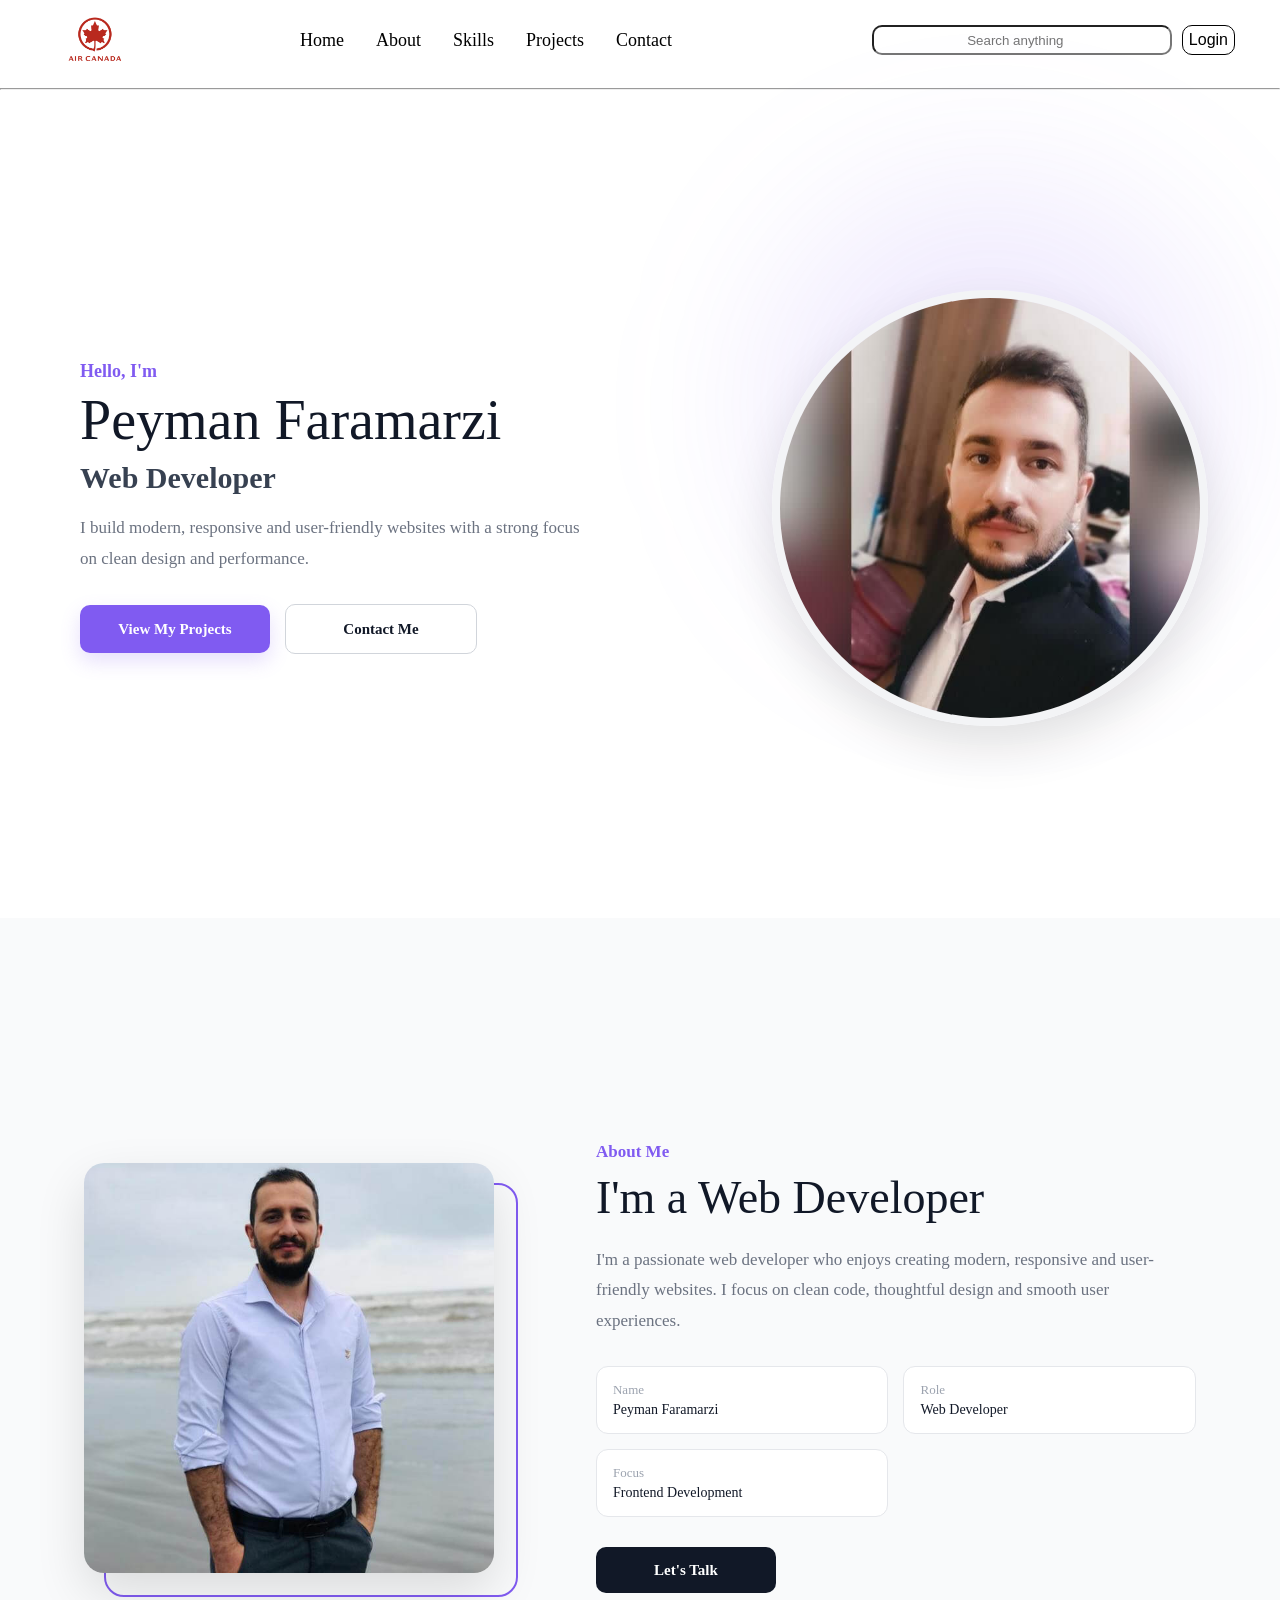
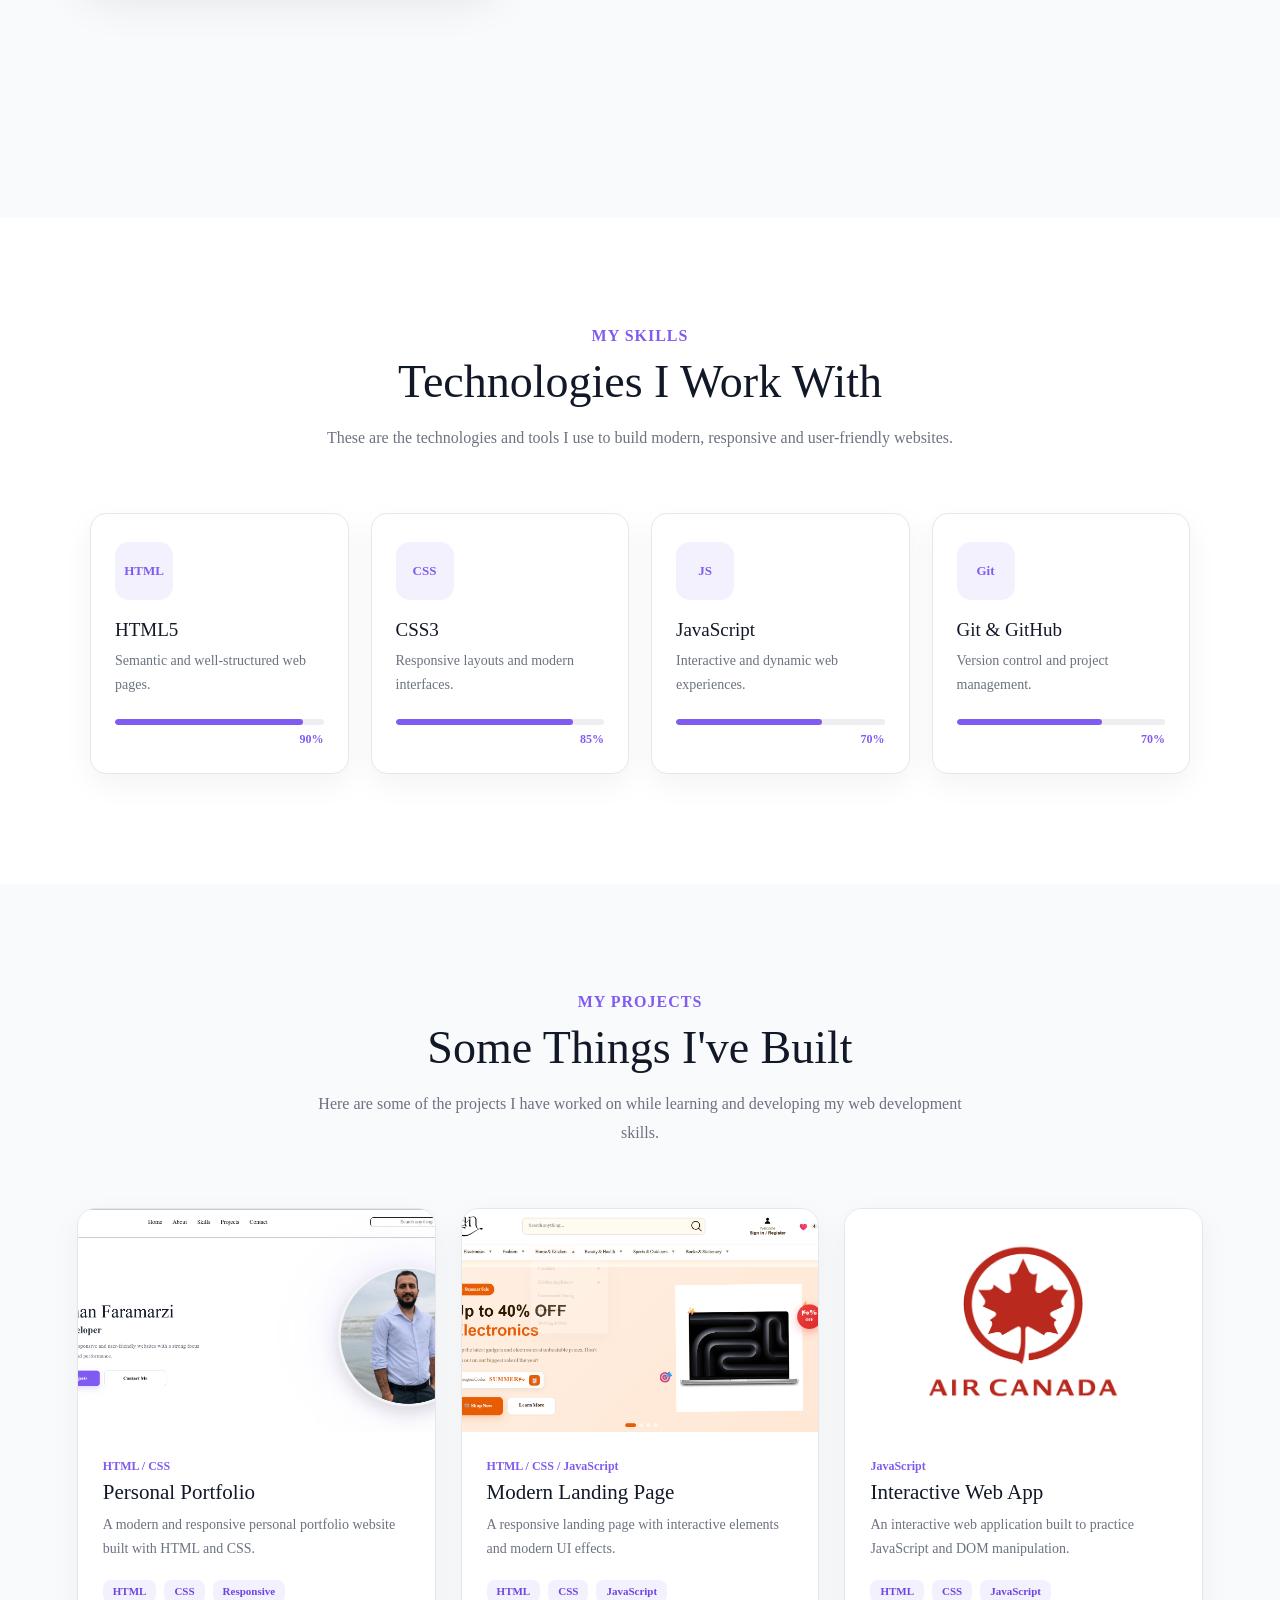
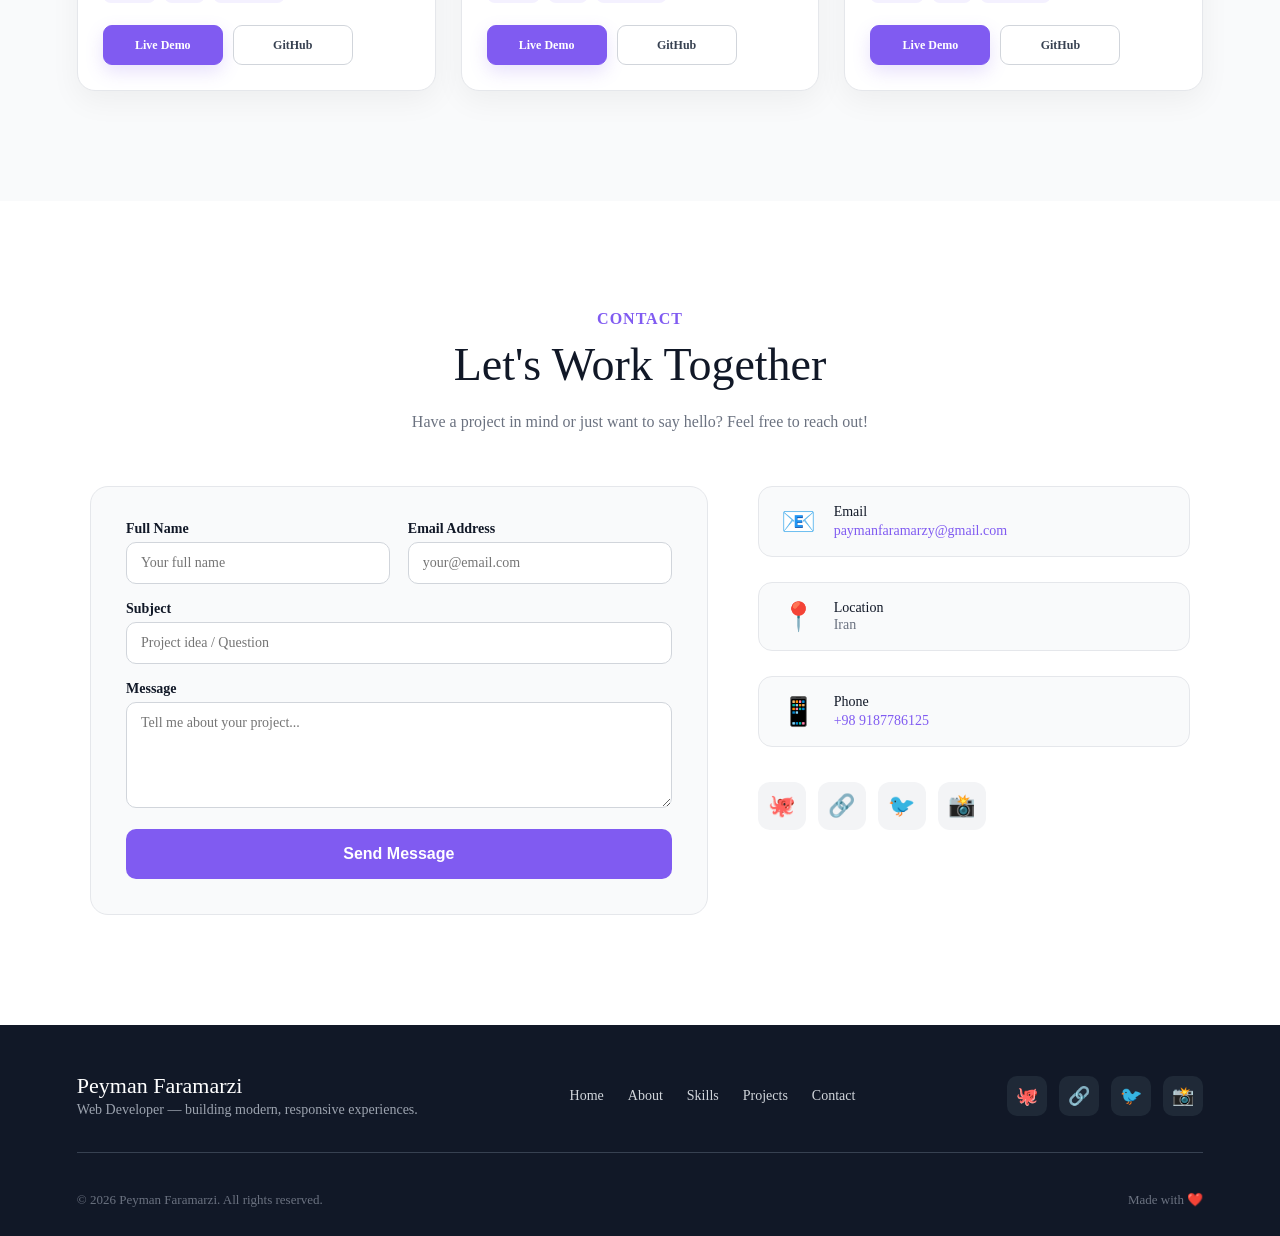
<file: index.html>
<!DOCTYPE html>
<html lang="en">
<head>
    <meta charset="UTF-8">
    <meta name="viewport" content="width=device-width, initial-scale=1.0">
    <title>peyman Faramarzi | web developer</title>
    <meta name="description" content="وب‌سایت شخصی پیمان فرامرزی، توسعه‌دهنده وب حرفه‌ای با تخصص در طراحی مدرن و ریسپانسیو">
<meta name="keywords" content="توسعه‌دهنده وب, پیمان فرامرزی, طراحی سایت, frontend">
    <link rel="stylesheet" href="app.css">
</head>
<body>
    <div class="header">
        <div class="logo">
            <img src="./59.png" alt="">
        </div>
        <div class="menu">
            <ul>
                <li><a href="#"></a>Home</li>
                <li><a href="#"></a>About</li>
                <li><a href="#"></a>Skills</li>
                <li><a href="#"></a>Projects</li>
                <li><a href="#"></a>Contact</li>
            </ul>
        </div>
        <div class="btn">
            <input type="search" name="" placeholder="Search anything">
            <button class="login"><a href="#">Login</a></button>
        </div>
   
    </div>
    <hr>
     <div class="form">
                <form class="login__form">
                    <div class="close"><svg xmlns="http://www.w3.org/2000/svg" viewBox="0 0 24 24" fill="currentColor" class="size-6">
  <path fill-rule="evenodd" d="M5.47 5.47a.75.75 0 0 1 1.06 0L12 10.94l5.47-5.47a.75.75 0 1 1 1.06 1.06L13.06 12l5.47 5.47a.75.75 0 1 1-1.06 1.06L12 13.06l-5.47 5.47a.75.75 0 0 1-1.06-1.06L10.94 12 5.47 6.53a.75.75 0 0 1 0-1.06Z" clip-rule="evenodd" />
</svg>
</div>
                    <label for="">Login</label><br>
                    <input type="text" placeholder="First Name" required><br>
                    <input type="text" placeholder="Last Name"required><br>
                    <input type="email" placeholder="E-mail"required><br>
                    <input type="number" placeholder="Phone"required><br>
                    <button type="submit" class="form__submit">confirm</button>
                </form>

    </div>
    <section class="hero">

        <div class="hero__content">

        <p class="hero__subtitle">
            Hello, I'm
        </p>

        <h1 class="hero__title">
            Peyman Faramarzi
        </h1>

        <h2 class="hero__role">
            Web Developer
        </h2>

        <p class="hero__description">
            I build modern, responsive and user-friendly websites
            with a strong focus on clean design and performance.
        </p>

        <div class="hero__buttons">

            <a href="#projects" class="hero__btn hero__btn--primary">
                View My Projects
            </a>

            <a href="#contact" class="hero__btn hero__btn--secondary">
                Contact Me
            </a>

        </div>

        </div>

        <div class="hero__image">

            <img src="./photo29664538716.jpg" alt="Peyman Faramarzi">

        </div>

    </section>
    <section class="about" id="about">

    <div class="about__image">
        <img src="./me.jpg" alt="Peyman Faramarzi">
    </div>

    <div class="about__content">

        <p class="about__subtitle">
            About Me
        </p>

        <h2 class="about__title">
            I'm a Web Developer
        </h2>

        <p class="about__description">
            I'm a passionate web developer who enjoys creating
            modern, responsive and user-friendly websites.
            I focus on clean code, thoughtful design and
            smooth user experiences.
        </p>

        <div class="about__info">

            <div class="about__item">
                <span>Name</span>
                <strong>Peyman Faramarzi</strong>
            </div>

            <div class="about__item">
                <span>Role</span>
                <strong>Web Developer</strong>
            </div>

            <div class="about__item">
                <span>Focus</span>
                <strong>Frontend Development</strong>
            </div>

        </div>

        <a href="#contact" class="about__btn">
            Let's Talk
        </a>

        </div>

    </section>
    <section class="skills" id="skills">

    <div class="skills__heading">

        <p class="skills__subtitle">
            My Skills
        </p>

        <h2 class="skills__title">
            Technologies I Work With
        </h2>

        <p class="skills__description">
            These are the technologies and tools I use to build
            modern, responsive and user-friendly websites.
        </p>

    </div>


    <div class="skills__container">

        <div class="skill__card">

            <div class="skill__icon">
                <span>HTML</span>
            </div>

            <h3>HTML5</h3>

            <p>
                Semantic and well-structured web pages.
            </p>

            <div class="skill__bar">
                <span class="skill__progress html"></span>
            </div>

            <span class="skill__percent">90%</span>

        </div>


        <div class="skill__card">

            <div class="skill__icon">
                <span>CSS</span>
            </div>

            <h3>CSS3</h3>

            <p>
                Responsive layouts and modern interfaces.
            </p>

            <div class="skill__bar">
                <span class="skill__progress css"></span>
            </div>

            <span class="skill__percent">85%</span>

        </div>


        <div class="skill__card">

            <div class="skill__icon">
                <span>JS</span>
            </div>

            <h3>JavaScript</h3>

            <p>
                Interactive and dynamic web experiences.
            </p>

            <div class="skill__bar">
                <span class="skill__progress javascript"></span>
            </div>

            <span class="skill__percent">70%</span>

        </div>


        <div class="skill__card">

            <div class="skill__icon">
                <span>Git</span>
            </div>

            <h3>Git & GitHub</h3>

            <p>
                Version control and project management.
            </p>

            <div class="skill__bar">
                <span class="skill__progress git"></span>
            </div>

            <span class="skill__percent">70%</span>

        </div>

    </div>
    

</section>
<section class="projects" id="projects">

    <div class="projects__heading">

        <p class="projects__subtitle">
            My Projects
        </p>

        <h2 class="projects__title">
            Some Things I've Built
        </h2>

        <p class="projects__description">
            Here are some of the projects I have worked on while
            learning and developing my web development skills.
        </p>

    </div>


    <div class="projects__container">

        <!-- Project 1 -->

        <article class="project__card">

            <div class="project__image">
                <img src="./first-project.png" alt="Project 1">
            </div>

            <div class="project__content">

                <span class="project__category">
                    HTML / CSS
                </span>

                <h3 class="project__title">
                    Personal Portfolio
                </h3>

                <p class="project__description">
                    A modern and responsive personal portfolio
                    website built with HTML and CSS.
                </p>

                <div class="project__technologies">
                    <span>HTML</span>
                    <span>CSS</span>
                    <span>Responsive</span>
                </div>

                <div class="project__links">

                    <a href="file:///D:/web%20site%20personale/index.html#" class="project__link project__link--live" target="_blank">
                        Live Demo
                    </a>

                    <a href="#" class="project__link">
                        GitHub
                    </a>

                </div>

            </div>

        </article>


        <!-- Project 2 -->

        <article class="project__card">

            <div class="project__image">
                <img src="./seconde-project.png" alt="Project 2">
            </div>

            <div class="project__content">

                <span class="project__category">
                    HTML / CSS / JavaScript
                </span>

                <h3 class="project__title">
                    Modern Landing Page
                </h3>

                <p class="project__description">
                    A responsive landing page with interactive
                    elements and modern UI effects.
                </p>

                <div class="project__technologies">
                    <span>HTML</span>
                    <span>CSS</span>
                    <span>JavaScript</span>
                </div>

                <div class="project__links">

                    <a href="./E-commerce-project/index.html" class="project__link project__link--live" target="_blank">
                        Live Demo
                    </a>

                    <a href="#" class="project__link">
                        GitHub
                    </a>

                </div>

            </div>

        </article>


        <!-- Project 3 -->

        <article class="project__card">

            <div class="project__image">
                <img src="./59.png  " alt="Project 3">
            </div>

            <div class="project__content">

                <span class="project__category">
                    JavaScript
                </span>

                <h3 class="project__title">
                    Interactive Web App
                </h3>

                <p class="project__description">
                    An interactive web application built to
                    practice JavaScript and DOM manipulation.
                </p>

                <div class="project__technologies">
                    <span>HTML</span>
                    <span>CSS</span>
                    <span>JavaScript</span>
                </div>

                <div class="project__links">

                    <a href="#" class="project__link project__link--live">
                        Live Demo
                    </a>

                    <a href="#" class="project__link">
                        GitHub
                    </a>

                </div>

            </div>

        </article>

    </div>

</section>
<!-- =========================
     CONTACT
========================= -->

<section class="contact" id="contact">

    <div class="contact__heading">

        <p class="contact__subtitle">
            Contact
        </p>

        <h2 class="contact__title">
            Let's Work Together
        </h2>

        <p class="contact__description">
            Have a project in mind or just want to say hello?
            Feel free to reach out!
        </p>

    </div>

    <div class="contact__container">

        <!-- فرم تماس -->
        <form class="contact__form">

            <div class="contact__group">

                <div class="contact__field">
                    <label for="name">Full Name</label>
                    <input type="text" id="name" placeholder="Your full name" required>
                </div>

                <div class="contact__field">
                    <label for="email">Email Address</label>
                    <input type="email" id="email" placeholder="your@email.com" required>
                </div>

            </div>

            <div class="contact__field">
                <label for="subject">Subject</label>
                <input type="text" id="subject" placeholder="Project idea / Question">
            </div>

            <div class="contact__field">
                <label for="message">Message</label>
                <textarea id="message" rows="5" placeholder="Tell me about your project..." required></textarea>
            </div>

            <button type="submit" class="contact__btn">
                Send Message
            </button>

        </form>

        <!-- اطلاعات تماس -->
        <div class="contact__info">

            <div class="contact__item">
                <span>📧</span>
                <div>
                    <strong>Email</strong>
                    <a href="mailto:paymanfaramarzy@gmail.com">paymanfaramarzy@gmail.com</a>
                </div>
            </div>

            <div class="contact__item">
                <span>📍</span>
                <div>
                    <strong>Location</strong>
                    <p>Iran</p>
                </div>
            </div>

            <div class="contact__item">
                <span>📱</span>
                <div>
                    <strong>Phone</strong>
                    <a href="tel:+989123456789">+98 9187786125</a>
                </div>
            </div>

            <div class="contact__social">
                <a href="#" aria-label="GitHub">🐙</a>
                <a href="#" aria-label="LinkedIn">🔗</a>
                <a href="#" aria-label="Twitter">🐦</a>
                <a href="#" aria-label="Instagram">📸</a>
            </div>

        </div>

    </div>

</section>
<!-- =========================
     FOOTER
========================= -->

<footer class="footer">

    <div class="footer__content">

        <div class="footer__brand">
            <h3>Peyman Faramarzi</h3>
            <p>Web Developer — building modern, responsive experiences.</p>
        </div>

        <nav class="footer__nav">
            <a href="#">Home</a>
            <a href="#about">About</a>
            <a href="#skills">Skills</a>
            <a href="#projects">Projects</a>
            <a href="#contact">Contact</a>
        </nav>

        <div class="footer__social">
            <a href="#" aria-label="GitHub">🐙</a>
            <a href="#" aria-label="LinkedIn">🔗</a>
            <a href="#" aria-label="Twitter">🐦</a>
            <a href="#" aria-label="Instagram">📸</a>
        </div>

    </div>

    <div class="footer__bottom">
        <p>&copy; 2026 Peyman Faramarzi. All rights reserved.</p>
        <p>Made with ❤️</p>
    </div>

</footer>


    <div class="overlay">
    
    </div>



    <script>



        let FRM = document.querySelector(".login");
        let LGNFRM =document.querySelector(".login__form");
        let SBT = document.querySelector(".form__submit");
        let CLS = document.querySelector(".close");
        let OVERLAY = document.querySelector(".overlay");

    

        FRM.addEventListener("click",function(){
            LGNFRM.classList.toggle("form__open")
            OVERLAY.classList.add("overlay__open")
        })
        SBT.addEventListener("click",function(){
            LGNFRM.classList.remove("form__open")
            OVERLAY.classList.remove("overlay__open")
        })
        CLS .addEventListener("click",function(){
            LGNFRM.classList.remove("form__open")
            OVERLAY.classList.remove("overlay__open")
        })
        
    </script>
</body>
</html>
</file>
<file: app.css>
/* resr css */
/* http://meyerweb.com/eric/tools/css/reset/ 
   v2.0 | 20110126
   License: none (public domain)
*/

html, body, div, span, applet, object, iframe,
h1, h2, h3, h4, h5, h6, p, blockquote, pre,
a, abbr, acronym, address, big, cite, code,
del, dfn, em, img, ins, kbd, q, s, samp,
small, strike, strong, sub, sup, tt, var,
b, u, i, center,
dl, dt, dd, ol, ul, li,
fieldset, form, label, legend,
table, caption, tbody, tfoot, thead, tr, th, td,
article, aside, canvas, details, embed, 
figure, figcaption, footer, header, hgroup, 
menu, nav, output, ruby, section, summary,
time, mark, audio, video {
	margin: 0;
	padding: 0;
	border: 0;
	font-size: 100%;
	font: inherit;
	vertical-align: baseline;
}
/* HTML5 display-role reset for older browsers */
article, aside, details, figcaption, figure, 
footer, header, hgroup, menu, nav, section {
	display: block;
}
body {
	line-height: 1;
}
ol, ul {
	list-style: none;
}
blockquote, q {
	quotes: none;
}
blockquote:before, blockquote:after,
q:before, q:after {
	content: '';
	content: none;
}
table {
	border-collapse: collapse;
	border-spacing: 0;
    color:  #f8fafc;
}
/* appcss */

/* Header */
.header{
    width: 100%;
    height: 80px;
    display: flex;
    justify-content: space-between;
    align-items: center;
    gap: 40px;
   }
.logo{
    cursor: pointer;
    margin-left: 45px;
    transition: all ease-in-out 0.3s;
}
.logo img{
    width: 100px;
    height: 80px;
}
.menu ul{
    color: #000;
    transition: all ease-in-out 0.3s;
    cursor: pointer;
    display: flex;
    justify-content: center;
    align-items: center;
    gap: 32px;
    font-size: 18px;
}
li{
    position: relative;
}
li::after{
    content: "";
    position: absolute;
    left: 50%;
    bottom: -10px;
    width: 0;
    height: 2px;
    transform: translateX(-50%);
    background:#805bf1;
    transition: width ease 0.3s;
}
li:hover::after{
    width: 100%;
}
.menu li:hover{
    color: #805bf1;
}

.btn{
    display: flex;
    justify-content: center;
    align-items: center;
    gap: 10px;
    cursor: pointer;
    margin-left: 45px;
}
.btn input{
    height: 30px;
    border-radius: 10px;
    text-align: center;
    width: 300px;
}
.btn input:focus{
    border-color: #805bf1;
    box-shadow: 0 0 0 3px rgba(128, 91, 241, 0.12);
}
.btn button a{
    text-decoration: none;
    font-size: 16px;
    color: #000;
}
.btn button{
    background-color:inherit;
    border: 1px solid #000;
    border-radius: 10px;
    height: 30px;
    text-align: center;
    margin-right: 45px;
}
/* Form */

.login__form{
    opacity: 0;
    visibility: hidden;
    transition: all ease-in-out 0.3s;
    position: absolute;
    background: #ffffff;
    border: 1px solid #e5e7eb;
    box-shadow: 0 20px 50px rgba(0, 0, 0, 0.18);
    border: 1px solid #e5e7eb;
    border-radius: 16px;
    padding: 35px;
    width: 360px;
    text-align: center;
    z-index: 10;
    left: 50%;
    top: 50%;
    transform: translate(-50%,-50%);
}
.login__form label{
    color: #111827;
    padding: 3px;
    font-weight: bold;
}
.login__form input{
    width: 80%;
    height: 42px;
    padding: 0 12px;
    margin-top: 8px;
    background: #f9fafb;
    border: 1px solid #d1d5db;
    border-radius: 10px;
    outline: none;
    transition: 0.25s;
}
.login__form input:focus {
    border-color: #805bf1;

    box-shadow: 0 0 0 3px rgba(128, 91, 241, 0.12);
}
 .form__submit{
    width: 80%;
    height: 42px;
    margin-top: 25px;
    border: none;
    border-radius: 10px;
    background: #805bf1;
    color: white;
    font-weight: 600;
    cursor: pointer;
    transition: all ease-in-out 0.3s;
 }
 .form__submit:hover {
    background: #6d45df;
    transform: translateY(-2px);
    box-shadow: 0 8px 20px rgba(128, 91, 241, 0.25);
}
.close {
    position: absolute;
    top: 15px;
    right: 15px;
    width: 32px;
    height: 32px;
    border: none;
    border-radius: 50%;
    background: #f3f4f6;
    color: #374151;
    font-size: 20px;
    cursor: pointer;
    transition: 0.2s;
}

.close:hover {
    background: #805bf1;
    color: white;
}
.form__open{
   opacity: 1;
   visibility: visible;
}
.overlay{
    z-index: 9;
    opacity: 0;
    visibility: hidden;
    transition: all ease-in-out 0.3s;
    position: fixed;
    inset: 0;
    background: rgba(0, 0, 0, 0.35);
    backdrop-filter: blur(6px);
}
.overlay__open{
    opacity: 1;
    visibility: visible;
}

 /* Hero */

.hero {
    width: 100%;
    min-height: calc(100vh - 80px);

    display: flex;
    justify-content: space-between;
    align-items: center;

    padding: 0 80px;
    box-sizing: border-box;

    gap: 60px;
}


.hero__content {
    max-width: 600px;
}


.hero__subtitle {
    margin: 0 0 10px;

    font-size: 18px;
    font-weight: 600;

    color: #805bf1;
}


.hero__title {
    margin: 0;

    font-size: 56px;
    line-height: 1.1;

    color: #111827;
}


.hero__role {
    margin: 12px 0 20px;

    font-size: 30px;
    font-weight: 600;

    color: #374151;
}


.hero__description {
    max-width: 520px;

    margin: 0 0 30px;

    font-size: 17px;
    line-height: 1.8;

    color: #6b7280;
}


/* Buttons */

.hero__buttons {
    display: flex;
    align-items: center;
    gap: 15px;
}


.hero__btn {
    display: inline-flex;
    justify-content: center;
    align-items: center;

    min-width: 150px;
    height: 48px;

    padding: 0 20px;

    border-radius: 10px;

    text-decoration: none;

    font-size: 15px;
    font-weight: 600;

    transition: all 0.3s ease;
}


.hero__btn--primary {
    background: #805bf1;
    color: #ffffff;

    box-shadow: 0 8px 20px rgba(128, 91, 241, 0.2);
}


.hero__btn--primary:hover {
    background: #6d45df;

    transform: translateY(-3px);

    box-shadow: 0 12px 25px rgba(128, 91, 241, 0.3);
}


.hero__btn--secondary {
    color: #111827;

    border: 1px solid #d1d5db;

    background: #ffffff;
}


.hero__btn--secondary:hover {
    color: #805bf1;

    border-color: #805bf1;

    transform: translateY(-3px);
}


/* Image */

.hero__image {
    width: 420px;
    height: 420px;

    display: flex;
    justify-content: center;
    align-items: center;
}


.hero__image img {
    width: 100%;
    height: 100%;

    object-fit: cover;

    border-radius: 50%;

    border: 8px solid #f3f4f6;

    box-shadow: 0 20px 50px rgba(0, 0, 0, 0.12);
}
/* Hero Background Glow */

.hero {
    position: relative;
    isolation: isolate;
}

.hero::before {
    content: "";

    position: absolute;
    width: 450px;
    height: 450px;

    top: 10%;
    right: 5%;

    background: rgba(128, 91, 241, 0.12);

    border-radius: 50%;

    filter: blur(80px);

    z-index: -1;
}


/* Hero Content Animation */

.hero__content {
    animation: heroText 0.8s ease-out;
}

@keyframes heroText {

    from {
        opacity: 0;
        transform: translateY(25px);
    }

    to {
        opacity: 1;
        transform: translateY(0);
    }

}


/* Image Animation */

.hero__image {
    animation: heroImage 0.8s ease-out 0.2s both;
}

@keyframes heroImage {

    from {
        opacity: 0;
        transform: translateX(30px);
    }

    to {
        opacity: 1;
        transform: translateX(0);
    }

}


/* Small floating effect */

.hero__image img {
    animation: floating 4s ease-in-out infinite;
}

@keyframes floating {

    0%,
    100% {
        transform: translateY(0);
    }

    50% {
        transform: translateY(-10px);
    }

}
@media (max-width: 900px) {

    .hero {
        flex-direction: column;
        justify-content: center;
        text-align: center;

        padding: 60px 30px;
        gap: 50px;
    }

    .hero__content {
        max-width: 700px;
    }

    .hero__title {
        font-size: 44px;
    }

    .hero__description {
        margin-left: auto;
        margin-right: auto;
    }

    .hero__buttons {
        justify-content: center;
    }

    .hero__image {
        width: 300px;
        height: 300px;
    }
}
/* =========================
   ABOUT
========================= */

.about {
    width: 100%;
    min-height: 100vh;

    display: flex;
    justify-content: center;
    align-items: center;

    gap: clamp(50px, 8vw, 110px);

    padding: 100px 6vw;
    box-sizing: border-box;

    background: #f9fafb;
}


/* Image */

.about__image {
    width: clamp(280px, 32vw, 420px);
    aspect-ratio: 1;

    flex-shrink: 0;

    position: relative;
}

.about__image::before {
    content: "";

    position: absolute;

    width: 100%;
    height: 100%;

    top: 20px;
    left: 20px;

    border: 2px solid #805bf1;
    border-radius: 20px;

    z-index: 0;
}

.about__image img {
    position: relative;

    width: 100%;
    height: 100%;

    display: block;

    object-fit: cover;

    border-radius: 20px;

    z-index: 1;

    box-shadow: 0 20px 50px rgba(0, 0, 0, 0.12);
}


/* Content */

.about__content {
    max-width: 600px;
}

.about__subtitle {
    margin: 0 0 10px;

    font-size: 17px;
    font-weight: 600;

    color: #805bf1;
}

.about__title {
    margin: 0 0 20px;

    font-size: clamp(32px, 4vw, 46px);
    line-height: 1.2;

    color: #111827;
}

.about__description {
    margin: 0 0 30px;

    font-size: 17px;
    line-height: 1.8;

    color: #6b7280;
}


/* Information */

.about__info {
    display: grid;
    grid-template-columns: repeat(2, minmax(150px, 1fr));

    gap: 15px;

    margin-bottom: 30px;
}

.about__item {
    padding: 16px;

    background: #ffffff;

    border: 1px solid #e5e7eb;
    border-radius: 12px;

    transition: all 0.3s ease;
}

.about__item:hover {
    border-color: #805bf1;
    transform: translateY(-3px);
}

.about__item span {
    display: block;

    margin-bottom: 5px;

    font-size: 13px;

    color: #9ca3af;
}

.about__item strong {
    font-size: 14px;

    color: #111827;
}


/* Button */

.about__btn {
    display: inline-flex;
    justify-content: center;
    align-items: center;

    min-width: 140px;
    height: 46px;

    padding: 0 20px;

    border-radius: 10px;

    background: #111827;
    color: #ffffff;

    text-decoration: none;

    font-size: 15px;
    font-weight: 600;

    transition: all 0.3s ease;
}

.about__btn:hover {
    background: #805bf1;

    transform: translateY(-3px);

    box-shadow: 0 10px 25px rgba(128, 91, 241, 0.2);
}


/* =========================
   Header Responsive
   ========================= */

@media (max-width: 1100px) {

    .header {
        gap: 20px;
        padding: 0 25px;
    }

    .logo {
        margin-left: 0;
    }

    .menu ul {
        gap: 20px;
        font-size: 16px;
    }

    .btn {
        margin-left: 0;
    }

    .btn input {
        width: 180px;
    }

    .btn button {
        margin-right: 0;
    }
}


@media (max-width: 800px) {

    .header {
        height: auto;
        min-height: 80px;

        padding: 15px 25px;

        flex-wrap: wrap;
    }

    .logo img {
        width: 85px;
        height: auto;
    }

    .menu {
        order: 3;
        width: 100%;
    }

    .menu ul {
        justify-content: center;
        gap: 25px;
        padding: 0;
        margin: 0;
    }

    .btn {
        margin-left: auto;
    }

    .btn input {
        width: 150px;
    }
}

/*  Header Responsive */
@media (max-width: 550px) {

    .header {
        flex-direction: column;
        justify-content: center;
        gap: 15px;

        padding: 15px 20px;
    }

    .logo {
        margin: 0;
    }

    .menu {
        order: 0;
    }

    .menu ul {
        gap: 15px;
        flex-wrap: wrap;
        font-size: 14px;
    }

    .btn {
        width: 100%;
        justify-content: center;
        margin: 0;
    }

    .btn input {
        width: 60%;
    }

    .btn button {
        margin: 0;
    }
}

/*  Header Responsive */

@media (max-width: 500px) {

    .hero {
        padding: 50px 20px;
    }

    .hero__title {
        font-size: 36px;
    }

    .hero__role {
        font-size: 24px;
    }

    .hero__description {
        font-size: 15px;
    }

    .hero__buttons {
        flex-direction: column;
        width: 100%;
    }

    .hero__btn {
        width: 100%;
    }

    .hero__image {
        width: 240px;
        height: 240px;
    }
}
/* =========================
   ABOUT RESPONSIVE
========================= */

@media (max-width: 700px) {

    .about {
        min-height: auto;

        flex-direction: column;

        text-align: center;

        padding: 80px 20px;

        gap: 50px;
    }

    .about__image {
        width: min(70vw, 320px);
    }

    .about__title {
        font-size: 34px;
    }

    .about__description {
        font-size: 15px;
    }

    .about__info {
        grid-template-columns: 1fr 1fr;
        text-align: left;
    }

    .about__btn {
        margin: 0 auto;
    }
}


@media (max-width: 450px) {

    .about {
        padding: 70px 20px;
    }

    .about__image {
        width: 240px;
    }

    .about__info {
        grid-template-columns: 1fr;
    }
}

/* =========================
   SKILLS
========================= */

.skills {
    width: 100%;

    padding: 110px 6vw;

    box-sizing: border-box;

    background: #ffffff;
}


/* Heading */

.skills__heading {
    max-width: 650px;

    margin: 0 auto 60px;

    text-align: center;
}

.skills__subtitle {
    margin: 0 0 10px;

    color: #805bf1;

    font-size: 16px;
    font-weight: 700;

    text-transform: uppercase;
    letter-spacing: 1px;
}

.skills__title {
    margin: 0 0 15px;

    color: #111827;

    font-size: clamp(32px, 4vw, 46px);
    line-height: 1.2;
}

.skills__description {
    margin: 0;

    color: #6b7280;

    font-size: 16px;
    line-height: 1.8;
}


/* Cards */

.skills__container {
    max-width: 1100px;

    margin: 0 auto;

    display: grid;

    grid-template-columns: repeat(4, 1fr);

    gap: 22px;
}

.skill__card {
    padding: 28px 24px;

    background: #ffffff;

    border: 1px solid #e5e7eb;

    border-radius: 16px;

    box-shadow: 0 10px 30px rgba(0, 0, 0, 0.05);

    transition:
        transform 0.3s ease,
        border-color 0.3s ease,
        box-shadow 0.3s ease;
}

.skill__card:hover {
    transform: translateY(-8px);

    border-color: #805bf1;

    box-shadow:
        0 18px 40px rgba(128, 91, 241, 0.12);
}


/* Icon */

.skill__icon {
    width: 58px;
    height: 58px;

    display: flex;
    align-items: center;
    justify-content: center;

    margin-bottom: 20px;

    border-radius: 14px;

    background: #f4f1ff;

    color: #805bf1;

    font-size: 13px;
    font-weight: 800;

    transition: 0.3s ease;
}

.skill__card:hover .skill__icon {
    background: #805bf1;

    color: #ffffff;

    transform: rotate(-5deg);
}


/* Text */

.skill__card h3 {
    margin: 0 0 10px;

    color: #111827;

    font-size: 19px;
}

.skill__card p {
    min-height: 50px;

    margin: 0 0 20px;

    color: #6b7280;

    font-size: 14px;

    line-height: 1.7;
}


/* Progress */

.skill__bar {
    width: 100%;
    height: 6px;

    overflow: hidden;

    margin-bottom: 8px;

    border-radius: 10px;

    background: #eeeef1;
}

.skill__progress {
    display: block;

    height: 100%;

    border-radius: inherit;

    background: #805bf1;
}

.skill__progress.html {
    width: 90%;
}

.skill__progress.css {
    width: 85%;
}

.skill__progress.javascript {
    width: 70%;
}

.skill__progress.git {
    width: 70%;
}

.skill__percent {
    display: block;

    text-align: right;

    color: #805bf1;

    font-size: 12px;
    font-weight: 700;
}


/* =========================
   RESPONSIVE
========================= */

@media (max-width: 950px) {

    .skills__container {
        grid-template-columns: repeat(2, 1fr);
    }
}


@media (max-width: 600px) {

    .skills {
        padding: 80px 20px;
    }

    .skills__heading {
        margin-bottom: 40px;
    }

    .skills__title {
        font-size: 32px;
    }

    .skills__description {
        font-size: 15px;
    }

    .skills__container {
        grid-template-columns: 1fr;
    }

    .skill__card {
        padding: 24px 20px;
    }
}
/* =========================
   PROJECTS
========================= */

.projects {
    width: 100%;

    padding: 110px 6vw;

    box-sizing: border-box;

    background: #f9fafb;
}


/* Heading */

.projects__heading {
    max-width: 650px;

    margin: 0 auto 60px;

    text-align: center;
}

.projects__subtitle {
    margin: 0 0 10px;

    color: #805bf1;

    font-size: 16px;
    font-weight: 700;

    text-transform: uppercase;
    letter-spacing: 1px;
}

.projects__title {
    margin: 0 0 15px;

    color: #111827;

    font-size: clamp(32px, 4vw, 46px);
    line-height: 1.2;
}

.projects__heading > .projects__description {
    margin: 0;

    color: #6b7280;

    font-size: 16px;
    line-height: 1.8;
}


/* Projects Grid */

.projects__container {
    max-width: 1150px;

    margin: 0 auto;

    display: grid;

    grid-template-columns: repeat(3, 1fr);

    gap: 25px;
}


/* Card */

.project__card {
    overflow: hidden;

    background: #ffffff;

    border: 1px solid #e5e7eb;

    border-radius: 18px;

    box-shadow: 0 10px 30px rgba(0, 0, 0, 0.05);

    transition:
        transform 0.3s ease,
        box-shadow 0.3s ease,
        border-color 0.3s ease;
}

.project__card:hover {
    transform: translateY(-8px);

    border-color: #d8cdfc;

    box-shadow:
        0 20px 45px rgba(128, 91, 241, 0.12);
}


/* Image */

.project__image {
    width: 100%;

    aspect-ratio: 16 / 10;

    overflow: hidden;

    background: #eeeeee;
}

.project__image img {
    width: 100%;
    height: 100%;

    display: block;

    object-fit: cover;

    transition: transform 0.5s ease;
}

.project__card:hover .project__image img {
    transform: scale(1.05);
}


/* Content */

.project__content {
    padding: 25px;
}

.project__category {
    display: inline-block;

    margin-bottom: 10px;

    color: #805bf1;

    font-size: 12px;
    font-weight: 700;
}

.project__title {
    margin: 0 0 10px;

    color: #111827;

    font-size: 21px;
}

.project__description {
    margin: 0 0 20px;

    color: #6b7280;

    font-size: 14px;

    line-height: 1.7;
}


/* Technologies */

.project__technologies {
    display: flex;

    flex-wrap: wrap;

    gap: 8px;

    margin-bottom: 22px;
}

.project__technologies span {
    padding: 6px 10px;

    border-radius: 8px;

    background: #f4f1ff;

    color: #6d45df;

    font-size: 11px;

    font-weight: 600;
}


/* Links */

.project__links {
    display: flex;

    align-items: center;

    gap: 10px;
}

.project__link {
    display: inline-flex;

    align-items: center;
    justify-content: center;

    min-width: 90px;
    height: 38px;

    padding: 0 14px;

    border: 1px solid #d1d5db;

    border-radius: 9px;

    color: #374151;

    background: #ffffff;

    text-decoration: none;

    font-size: 12px;
    font-weight: 600;

    transition: 0.25s ease;
}

.project__link:hover {
    color: #805bf1;

    border-color: #805bf1;
}

.project__link--live {
    background: #805bf1;

    border-color: #805bf1;

    color: #ffffff;

    box-shadow:
        0 7px 18px rgba(128, 91, 241, 0.18);
}

.project__link--live:hover {
    background: #6d45df;

    border-color: #6d45df;

    color: #ffffff;
}


/* =========================
   RESPONSIVE
========================= */

@media (max-width: 950px) {

    .projects__container {
        grid-template-columns: repeat(2, 1fr);
    }
}


@media (max-width: 650px) {

    .projects {
        padding: 80px 20px;
    }

    .projects__heading {
        margin-bottom: 40px;
    }

    .projects__container {
        grid-template-columns: 1fr;
    }

    .project__content {
        padding: 22px;
    }
}
/* =========================
   CONTACT
========================= */

.contact {
    width: 100%;

    padding: 110px 6vw;

    box-sizing: border-box;

    background: #ffffff;
}

.contact__heading {
    max-width: 650px;

    margin: 0 auto 50px;

    text-align: center;
}

.contact__subtitle {
    margin: 0 0 10px;

    color: #805bf1;

    font-size: 16px;
    font-weight: 700;

    text-transform: uppercase;
    letter-spacing: 1px;
}

.contact__title {
    margin: 0 0 15px;

    color: #111827;

    font-size: clamp(32px, 4vw, 46px);
    line-height: 1.2;
}

.contact__description {
    margin: 0;

    color: #6b7280;

    font-size: 16px;
    line-height: 1.8;
}

.contact__container {
    max-width: 1100px;

    margin: 0 auto;

    display: grid;

    grid-template-columns: 1fr 0.7fr;

    gap: 50px;

    align-items: start;
}

/* Form */

.contact__form {
    background: #f9fafb;

    padding: 35px;

    border-radius: 18px;

    border: 1px solid #e5e7eb;
}

.contact__group {
    display: grid;

    grid-template-columns: 1fr 1fr;

    gap: 18px;
}

.contact__field {
    margin-bottom: 18px;
}

.contact__field label {
    display: block;

    margin-bottom: 6px;

    color: #111827;

    font-size: 14px;
    font-weight: 600;
}

.contact__field input,
.contact__field textarea {
    width: 100%;

    padding: 12px 14px;

    border: 1px solid #d1d5db;

    border-radius: 10px;

    background: #ffffff;

    font-size: 14px;

    box-sizing: border-box;

    transition: 0.25s ease;

    font-family: inherit;
}

.contact__field input:focus,
.contact__field textarea:focus {
    outline: none;

    border-color: #805bf1;

    box-shadow: 0 0 0 3px rgba(128, 91, 241, 0.12);
}

.contact__btn {
    width: 100%;

    height: 50px;

    border: none;

    border-radius: 10px;

    background: #805bf1;

    color: #ffffff;

    font-size: 16px;
    font-weight: 700;

    cursor: pointer;

    transition: all 0.3s ease;
}

.contact__btn:hover {
    background: #6d45df;

    transform: translateY(-2px);

    box-shadow: 0 10px 25px rgba(128, 91, 241, 0.25);
}

/* Info */

.contact__info {
    display: flex;

    flex-direction: column;

    gap: 25px;
}

.contact__item {
    display: flex;

    align-items: center;

    gap: 18px;

    padding: 18px 22px;

    background: #f9fafb;

    border: 1px solid #e5e7eb;

    border-radius: 14px;

    transition: 0.25s ease;
}

.contact__item:hover {
    border-color: #805bf1;

    transform: translateX(6px);
}

.contact__item span {
    font-size: 28px;
}

.contact__item strong {
    display: block;

    margin-bottom: 3px;

    color: #111827;

    font-size: 14px;
}

.contact__item p {
    margin: 0;

    color: #6b7280;

    font-size: 14px;
}

.contact__item a {
    color: #805bf1;

    text-decoration: none;

    font-size: 14px;

    transition: 0.2s ease;
}

.contact__item a:hover {
    color: #6d45df;

    text-decoration: underline;
}

/* Social */

.contact__social {
    display: flex;

    gap: 12px;

    margin-top: 10px;
}

.contact__social a {
    display: flex;

    align-items: center;
    justify-content: center;

    width: 48px;
    height: 48px;

    border-radius: 12px;

    background: #f3f4f6;

    color: #374151;

    text-decoration: none;

    font-size: 22px;

    transition: all 0.25s ease;
}

.contact__social a:hover {
    background: #805bf1;

    color: #ffffff;

    transform: translateY(-4px);
}

/* =========================
   FOOTER
========================= */

.footer {
    width: 100%;

    background: #111827;

    color: #e5e7eb;

    padding: 50px 6vw 30px;

    box-sizing: border-box;
}

.footer__content {
    max-width: 1150px;

    margin: 0 auto;

    display: flex;

    justify-content: space-between;
    align-items: center;

    flex-wrap: wrap;

    gap: 30px;

    padding-bottom: 35px;

    border-bottom: 1px solid #374151;
}

.footer__brand h3 {
    margin: 0 0 6px;

    color: #ffffff;

    font-size: 22px;
}

.footer__brand p {
    margin: 0;

    color: #9ca3af;

    font-size: 14px;
}

.footer__nav {
    display: flex;

    gap: 24px;

    flex-wrap: wrap;
}

.footer__nav a {
    color: #d1d5db;

    text-decoration: none;

    font-size: 14px;

    transition: 0.25s ease;
}

.footer__nav a:hover {
    color: #805bf1;
}

.footer__social {
    display: flex;

    gap: 12px;
}

.footer__social a {
    display: flex;

    align-items: center;
    justify-content: center;

    width: 40px;
    height: 40px;

    border-radius: 10px;

    background: #1f2937;

    color: #d1d5db;

    text-decoration: none;

    font-size: 18px;

    transition: all 0.25s ease;
}

.footer__social a:hover {
    background: #805bf1;

    color: #ffffff;

    transform: translateY(-3px);
}

.footer__bottom {
    max-width: 1150px;

    margin: 20px auto 0;

    display: flex;

    justify-content: space-between;
    align-items: center;

    flex-wrap: wrap;

    gap: 10px;

    padding-top: 20px;
}

.footer__bottom p {
    margin: 0;

    color: #6b7280;

    font-size: 13px;
}

/* =========================
   CONTACT + FOOTER RESPONSIVE
========================= */

@media (max-width: 850px) {

    .contact__container {
        grid-template-columns: 1fr;
    }

    .contact__info {
        display: grid;

        grid-template-columns: 1fr 1fr;

        gap: 16px;
    }

    .contact__social {
        grid-column: 1 / -1;

        justify-content: center;
    }
}

@media (max-width: 650px) {

    .contact {
        padding: 80px 20px;
    }

    .contact__form {
        padding: 22px;
    }

    .contact__group {
        grid-template-columns: 1fr;
    }

    .contact__info {
        grid-template-columns: 1fr;
    }

    .footer__content {
        flex-direction: column;

        text-align: center;
    }

    .footer__nav {
        justify-content: center;
    }

    .footer__social {
        justify-content: center;
    }

    .footer__bottom {
        flex-direction: column;

        text-align: center;
    }
}
</file>
